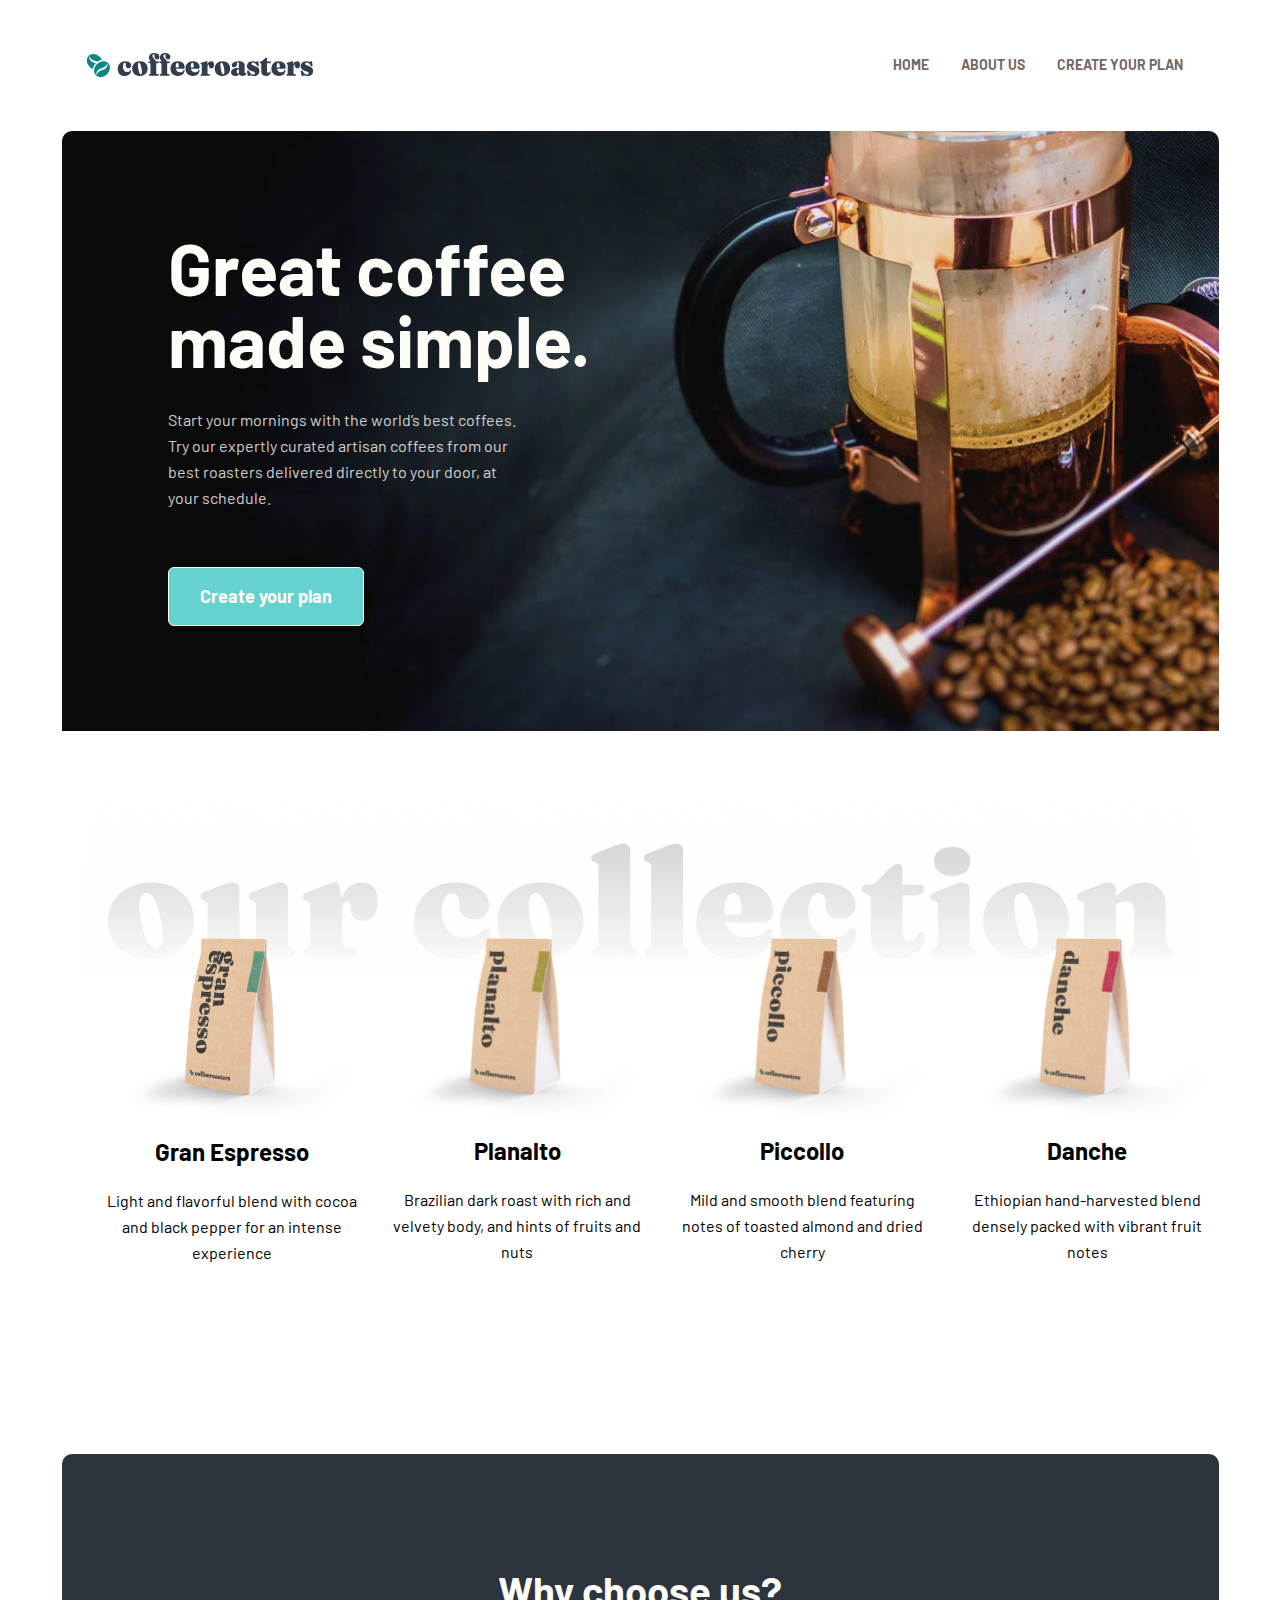
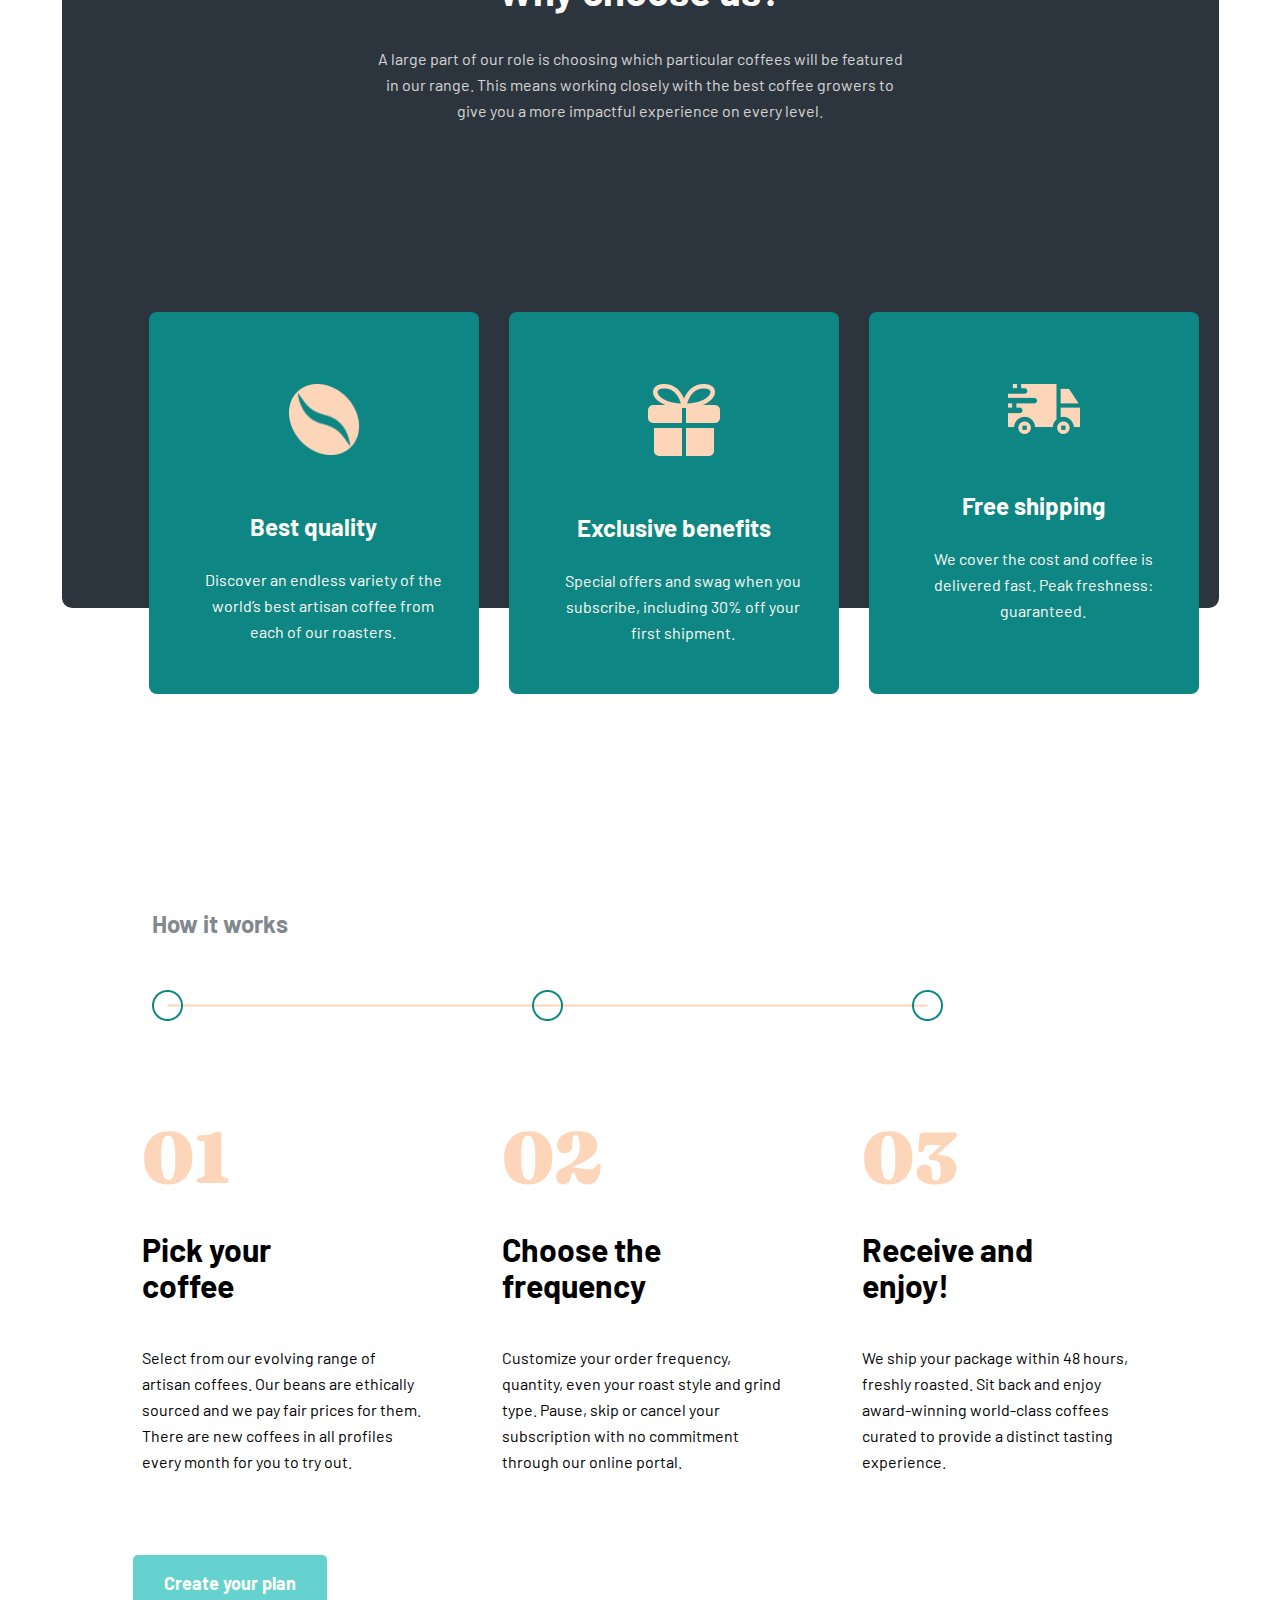
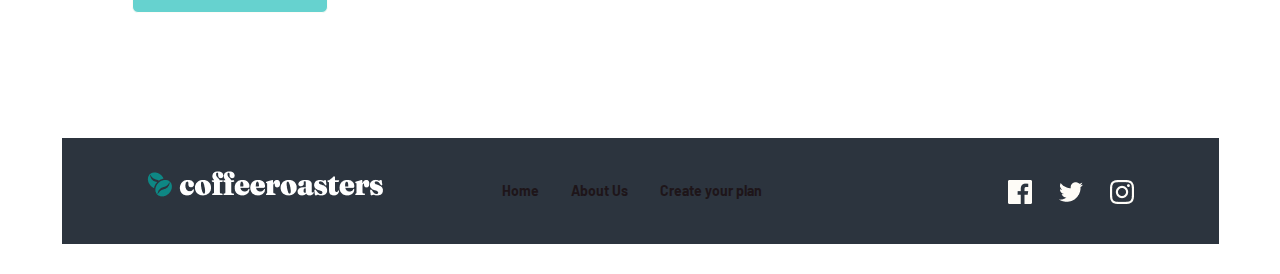
<file: index.html>
<!DOCTYPE html>
<html lang="en">

<head>
    <meta charset="UTF-8">
    <meta http-equiv="X-UA-Compatible" content="IE=edge">
    <meta name="viewport" content="width=device-width, initial-scale=1.0">
    <link rel="stylesheet" href="./css/main.css">
    <link rel="shortcut icon" type="image/x-icon" href="images/icon.png">
    <title>Coffeeroaster</title>
</head>

<body>
    <!-- HEADER -->
    <header class="site-header">
        <div class="container">
            <div class="header-top">
                <a class="logo" href="#"><img class="logo-img" src="./images/logo.svg" alt="Coffee Logo" width="236"
                        height="26"></a>
                <nav class="header-nav">
                    <ul class="nav-list">
                        <li class="nav-item">
                            <a class="nav-link" href="about.html">HOME</a>
                        </li>
                        <li class="nav-item">
                            <a class="nav-link" href="about.html" target="blank">ABOUT US</a>
                        </li>
                        <li class="nav-item">
                            <a class="nav-link" href="createplan.html">CREATE YOUR PLAN</a>
                        </li>
                    </ul>
                </nav>
            </div>
        </div>
    </header>

    <!-- MAIN -->
    <main>
        <!-- Great coffee made simple Section. -->
        <div class="container main-top">
            <h1 class="main-header">
                Great coffee made simple.
            </h1>

            <p class="main-header-desc">
                Start your mornings with the world’s best coffees. Try our expertly curated artisan coffees from our
                best roasters delivered directly to your door, at your schedule.
            </p>

            <button class="main-header-button" id="create-button">Create your plan</button>
        </div>

        <!-- OUR COLLECTION SECTION -->
        <div class="container our-product">
            <ul class="product-list">
                <li class="product-item">
                    <img src="./images/cofe1.png" alt="Coffee" width="255" height="193">
                    <h2 class="product-item-header">Gran Espresso</h2>
                    <p class="product-item-desc">
                        Light and flavorful blend with cocoa and black pepper for an intense experience
                    </p>
                </li>
                <li class="product-item">
                    <img src="./images/kopi2.png" alt="Coffee" width="255" height="193">
                    <h2 class="product-item-header">Planalto</h2>
                    <p class="product-item-desc">
                        Brazilian dark roast with rich and velvety body, and hints of fruits and nuts
                    </p>
                </li>
                <li class="product-item">
                    <img src="./images/kopi3.png" alt="Coffee" width="255" height="193">
                    <h2 class="product-item-header">Piccollo</h2>
                    <p class="product-item-desc">
                        Mild and smooth blend featuring notes of toasted almond and dried cherry
                    </p>
                </li>
                <li class="product-item">
                    <img src="./images/kopi4.png" alt="Coffee" width="255" height="193">
                    <h2 class="product-item-header">Danche</h2>
                    <p class="product-item-desc">
                        Ethiopian hand-harvested blend densely packed with vibrant fruit notes
                    </p>
                </li>
            </ul>
        </div>

        <!-- CHOOSING SECTION -->

        <div class="container choosing">
            <h2 class="choosing-header">Why choose us?</h2>
            <p class="choosing-desc">A large part of our role is choosing which particular coffees will be featured
                in our range. This means working closely with the best coffee growers to give
                you a more impactful experience on every level.</p>

            <ul class="choosing-list">
                <li class="choosing-item">
                    <img class="choosing-item-img" src="./images/coffee-bean.png" alt="Coffee" width="72" height="72">
                    <h3 class="choosing-item-header">Best quality</h3>
                    <p class="choosing-item-desc">Discover an endless variety of the world’s best artisan coffee from
                        each of our roasters.</p>

                </li>
                <li class="choosing-item">
                    <img class="choosing-item-img" src="./images/podarka.png" alt="Coffee" width="72" height="72">
                    <h3 class="choosing-item-header">Exclusive benefits</h3>
                    <p class="choosing-item-desc">Special offers and swag when you subscribe, including 30% off your
                        first shipment.</p>

                </li>
                <li class="choosing-item">
                    <img class="choosing-item-img" src="./images/yetkazib-berish.png" alt="Coffee" width="72"
                        height="50">
                    <h3 class="choosing-item-header">Free shipping</h3>
                    <p class="choosing-item-desc">We cover the cost and coffee is delivered fast. Peak freshness:
                        guaranteed.</p>

                </li>
            </ul>
        </div>

        <!-- HOW IT  WORKS section -->

        <div class="container">
            <h3 class="how-works-section-header">How it works</h3>

            <ul class="how-works-section-list">
                <li class="how-works-section-item">
                    <h3 class="how-works-item-header">01</h3>

                    <h4 class="how-works-item-header2">Pick your
                        coffee</h4>

                    <p class="how-works-item-desc">Select from our evolving range of artisan coffees. Our beans are
                        ethically sourced and we pay fair prices for them. There are new coffees in all profiles every
                        month for you to try out.</p>
                </li>

                <li class="how-works-section-item">
                    <h3 class="how-works-item-header">02</h3>

                    <h4 class="how-works-item-header2">Choose the frequency</h4>

                    <p class="how-works-item-desc">Customize your order frequency, quantity, even your roast style and
                        grind type. Pause, skip or cancel your subscription with no commitment through our online
                        portal.</p>
                </li>

                <li class="how-works-section-item">
                    <h3 class="how-works-item-header">03</h3>

                    <h4 class="how-works-item-header2">Receive and enjoy!</h4>

                    <p class="how-works-item-desc">We ship your package within 48 hours, freshly roasted. Sit back and
                        enjoy award-winning world-class coffees curated to provide a distinct tasting experience.</p>
                </li>
            </ul>

            <button class="main-header-button button2">Create your plan</button>
            
        </div>
    </main>

    <!-- FOOTER -->
    <footer class="footer">
        <div class="container footer-container">
            <div class="footer-left">
                <a class="logo footer-logo" href="#">
                    <img class="logo-img" src="./images/logo-footer.png" alt="Coffee logo" width="236" height="26">
                </a>
    
                <nav class="header-nav">
                    <ul class="nav-list">
                        <li class="nav-item">
                            <a class="nav-link" href="index.html">Home</a>
                        </li>
                        <li class="nav-item">
                            <a class="nav-link" href="about.html">About Us</a>
                        </li>
                        <li class="nav-item">
                            <a class="nav-link" href="createplan.html">Create your plan</a>
                        </li>
                    </ul>
                </nav>
            </div>

            <div class="footer-right">
                <a class="footer-right-link" href="#"><img src="./images/facebook.png" alt="Facebook logo" width="24" height="24"></a>
                <a class="footer-right-link" href="#"><img src="./images/twitter.png" alt="Twitter logo" width="24" height="19"></a>
                <a class="footer-right-link" href="#"><img src="./images/instagram.png" alt="Instagram logo" width="24" height="24"></a>
                
            </div>
        </div>
    </footer>

    
</body>

</html>
</file>
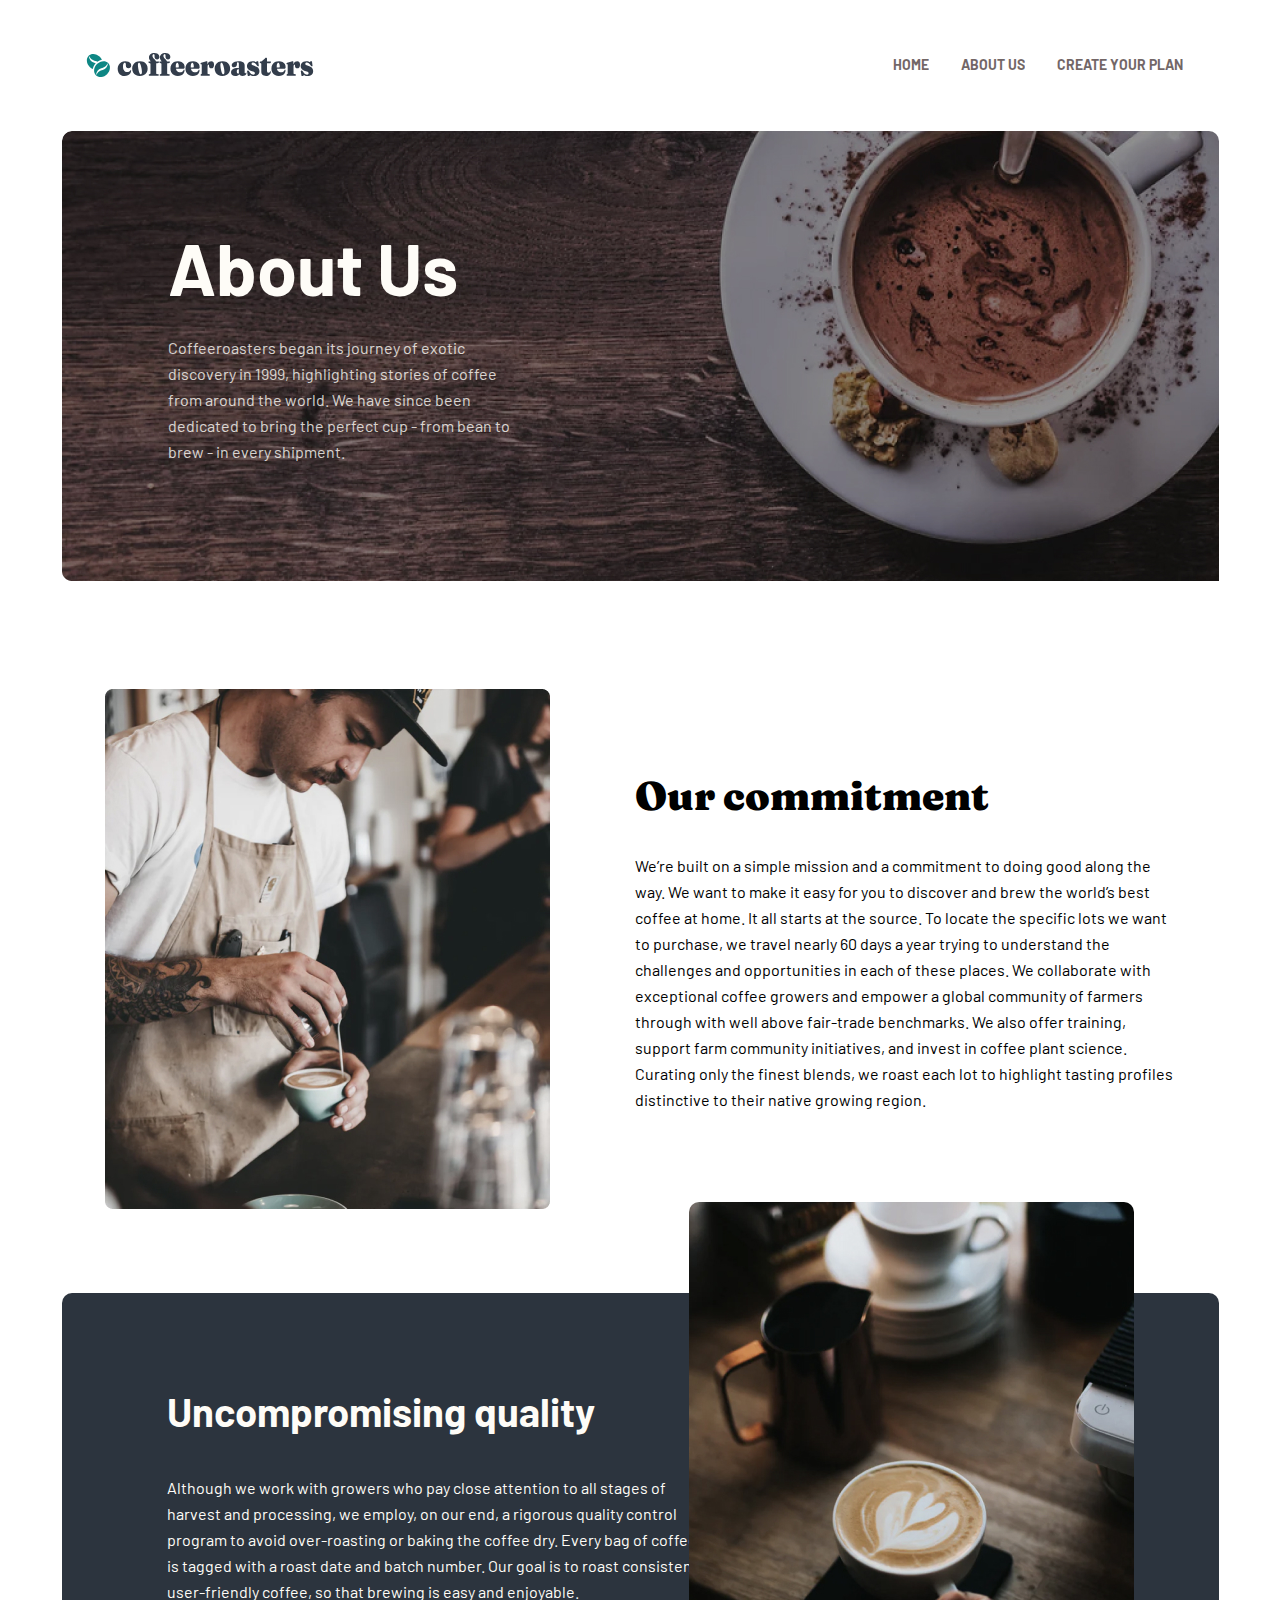
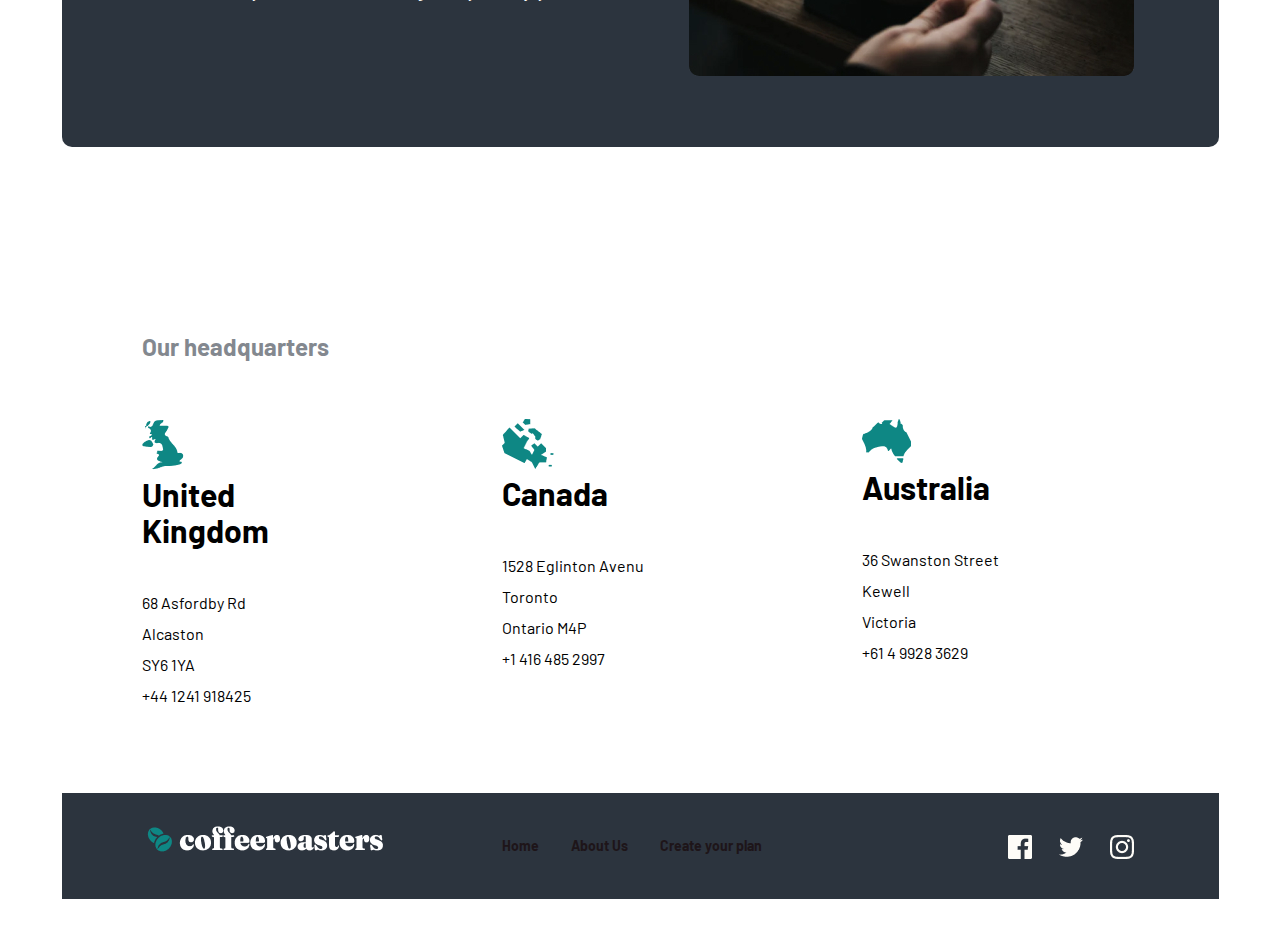
<file: about.html>
<!DOCTYPE html>
<html lang="en">
<head>
    <meta charset="UTF-8">
    <meta http-equiv="X-UA-Compatible" content="IE=edge">
    <meta name="viewport" content="width=device-width, initial-scale=1.0">
    <link rel="stylesheet" href="./css/main.css">
    <link rel="shortcut icon" type="image/x-icon" href="images/icon.png">
    <title>About us</title>
</head>
<body>

    <!-- HEADER -->
    <header class="site-header">
        <div class="container">
            <div class="header-top">
                <a class="logo" href="#"><img class="logo-img" src="./images/logo.svg" alt="Coffee Logo" width="236"
                        height="26"></a>
                <nav class="header-nav">
                    <ul class="nav-list">
                        <li class="nav-item">
                            <a class="nav-link" href="index.html">HOME</a>
                        </li>
                        <li class="nav-item">
                            <a class="nav-link" href="about.html">ABOUT US</a>
                        </li>
                        <li class="nav-item">
                            <a class="nav-link" href="createplan.html">CREATE YOUR PLAN</a>
                        </li>
                    </ul>
                </nav>
            </div>
        </div>
    </header>

    <!-- MAIN -->
    <main>
        <!-- About Us Section. -->
        <section>
            <div class="container about-main-top">
                <h1 class="main-header">
                    About Us
                </h1>
    
                <p class="main-header-desc">
                    Coffeeroasters began its journey of exotic discovery in 1999, highlighting stories of coffee from around the world. We have since been dedicated to bring the perfect cup - from bean to brew - in every shipment.
                </p>
    
               
            </div>
        </section>

        <!-- OUR COMMITMENT Section -->
        <section>
            <div class="container commitment">
                <img src="./images/commitment.jpg" alt="commitment" width="445" height="520">

                <div class="commit-right">
                    <h2 class="commit-right-header">
                        Our commitment
                    </h2>

                    <p class="commit-right-desc">
                        We’re built on a simple mission and a commitment to doing good along the way. We want to make it easy for you to discover and brew the world’s best coffee at home. It all starts at the source. To locate the specific lots we want to purchase, we travel nearly 60 days a year trying to understand the challenges and opportunities in each of these places. We collaborate with exceptional coffee growers and empower a global community of farmers through with well above fair-trade benchmarks. We also offer training, support farm community initiatives, and invest in coffee plant science. Curating only the finest blends, we roast each lot to highlight tasting profiles distinctive to their native growing region.
                    </p>
                </div>
            </div>
        </section>

        <!-- Uncompromising quality section -->
        <section>
            <div class="container quality-container">
                <div class="quality-left">
                    <h3 class="quality-section-header">
                        Uncompromising quality
                    </h3>
    
                    <p class="quality-section-desc">Although we work with growers who pay close attention to all stages of harvest and processing, we employ, on our end, a rigorous quality control program to avoid over-roasting or baking the coffee dry. Every bag of coffee is tagged with a roast date and batch number. Our goal is to roast consistent, user-friendly coffee, so that brewing is easy and enjoyable.</p>
                </div>

                <img class="quality-img" src="./images/Bitmapcofe.jpg" alt="Coffee" width="445" height="474">
            </div>
        </section>

        <!-- OUR HEADQUARTERS -->

        <section>
            <div class="container">
                <h3 class="headquarters-header">Our headquarters</h3>
    
                <ul class="how-works-section-list">
                    <li class="how-works-section-item">
                        
    
                        <div class="headquarters-item-box1">
                            <h4 class="how-works-item-header2 headquarter-header">United Kingdom</h4>

                            <ul class="headquarters-list">
                                <li class="headquarter-item">68 Asfordby Rd</li>
                                <li class="headquarter-item">Alcaston</li>
                                <li class="headquarter-item">SY6 1YA</li>
                                <li class="headquarter-item">+44 1241 918425</li>
                            </ul>
                        </div>
    
                        
                    </li>
    
                    <li class="how-works-section-item">
                        
                        <div class="headquarters-item-box2">
                            <h4 class="how-works-item-header2 headquarter-header">Canada</h4>

                            <ul class="headquarters-list">
                                <li class="headquarter-item">1528 Eglinton Avenu</li>
                                <li class="headquarter-item">Toronto</li>
                                <li class="headquarter-item">Ontario M4P</li>
                                <li class="headquarter-item">+1 416 485 2997</li>
                            </ul>
                        </div>
    
                        
                    </li>
    
                    <li class="how-works-section-item">
                        
    
                        <div class="headquarters-item-box3">
                            <h4 class="how-works-item-header2 headquarter-header">Australia</h4>

                            <ul class="headquarters-list">
                                <li class="headquarter-item">36 Swanston Street</li>
                                <li class="headquarter-item">Kewell</li>
                                <li class="headquarter-item">Victoria</li>
                                <li class="headquarter-item">+61 4 9928 3629</li>
                            </ul>
                        </div>
    
                        
                    </li>
                </ul>
            </div>
        </section>
    </main>

    <!-- FOOTER -->
    <footer class="footer">
        <div class="container footer-container">
            <div class="footer-left">
                <a class="logo footer-logo" href="#">
                    <img class="logo-img" src="./images/logo-footer.png" alt="Coffee logo" width="236" height="26">
                </a>
    
                <nav class="header-nav">
                    <ul class="nav-list">
                        <li class="nav-item">
                            <a class="nav-link" href="index.html">Home</a>
                        </li>
                        <li class="nav-item">
                            <a class="nav-link" href="about.html">About Us</a>
                        </li>
                        <li class="nav-item">
                            <a class="nav-link" href="createplan.html">Create your plan</a>
                        </li>
                    </ul>
                </nav>
            </div>

            <div class="footer-right">
                <a class="footer-right-link" href="#"><img src="./images/facebook.png" alt="Facebook logo" width="24" height="24"></a>
                <a class="footer-right-link" href="#"><img src="./images/twitter.png" alt="Twitter logo" width="24" height="19"></a>
                <a class="footer-right-link" href="#"><img src="./images/instagram.png" alt="Instagram logo" width="24" height="24"></a>
                
            </div>
        </div>
    </footer>
</body>
</html>
</file>
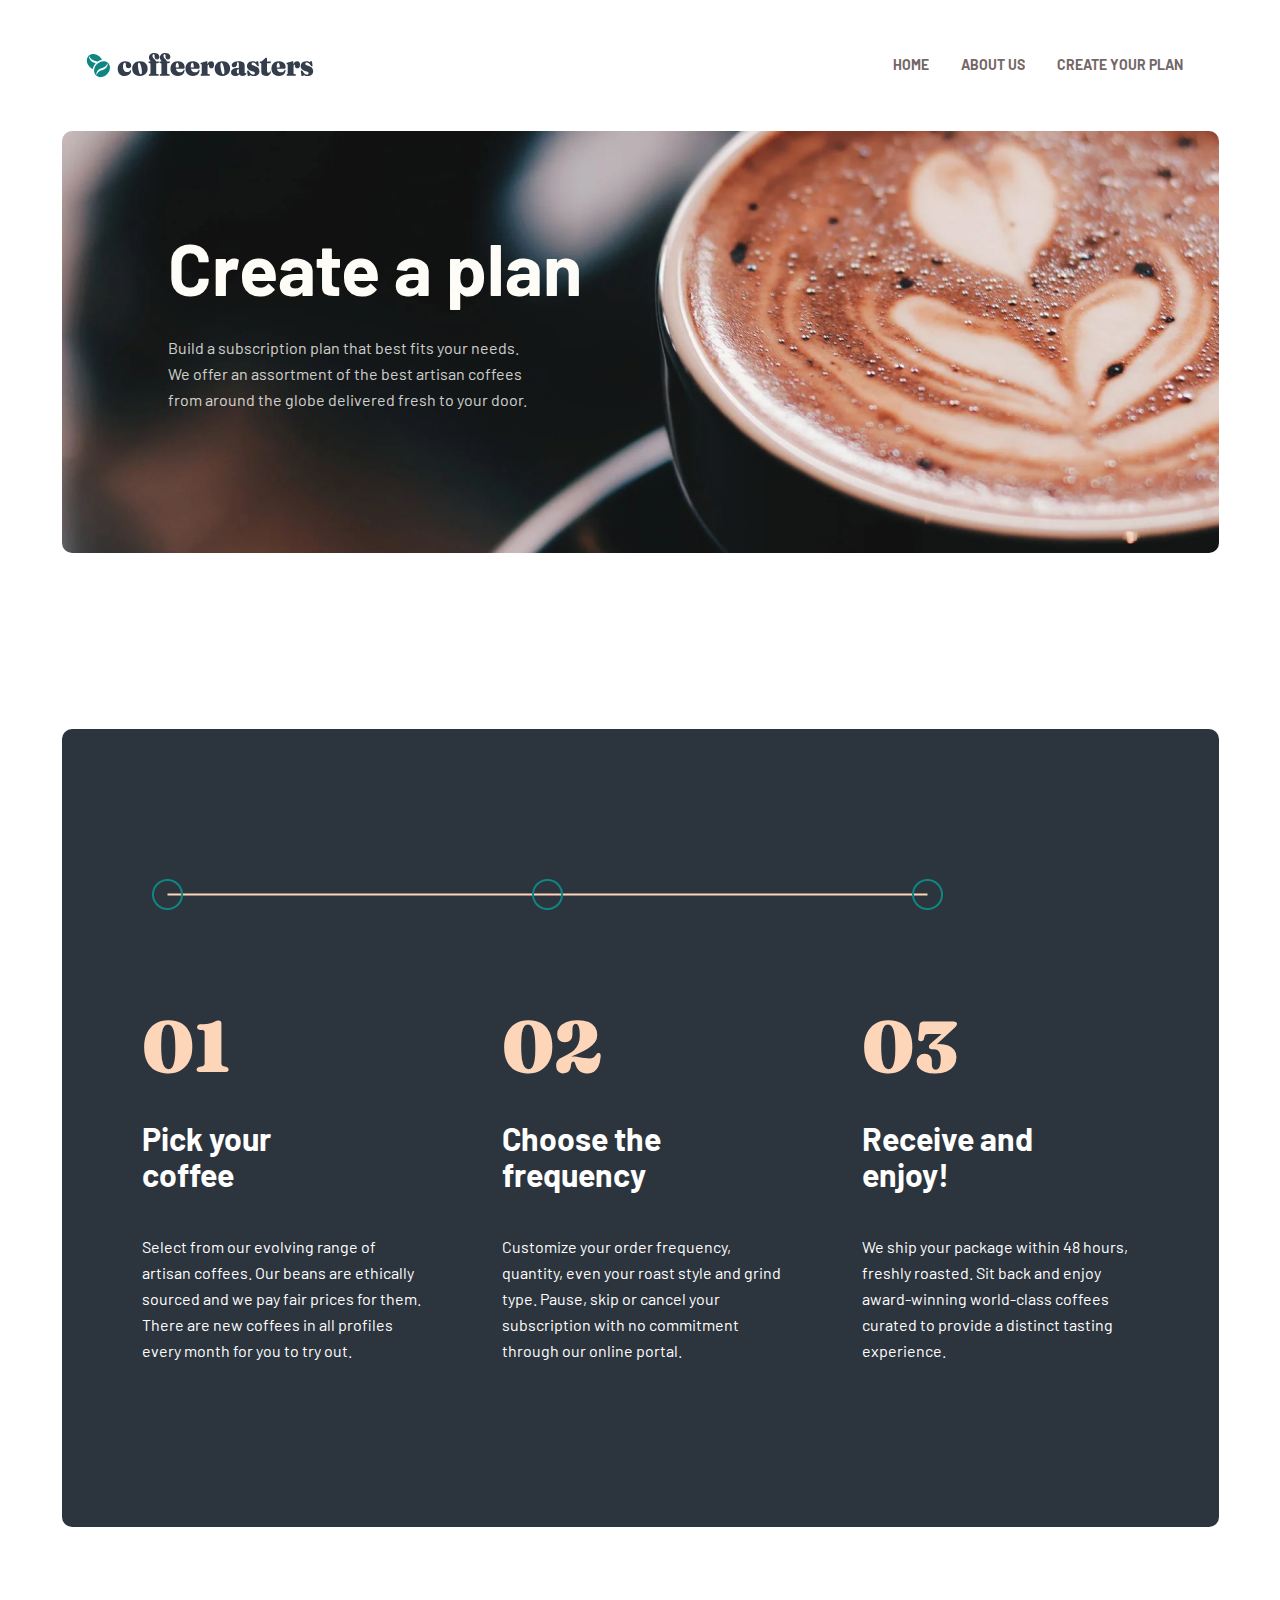
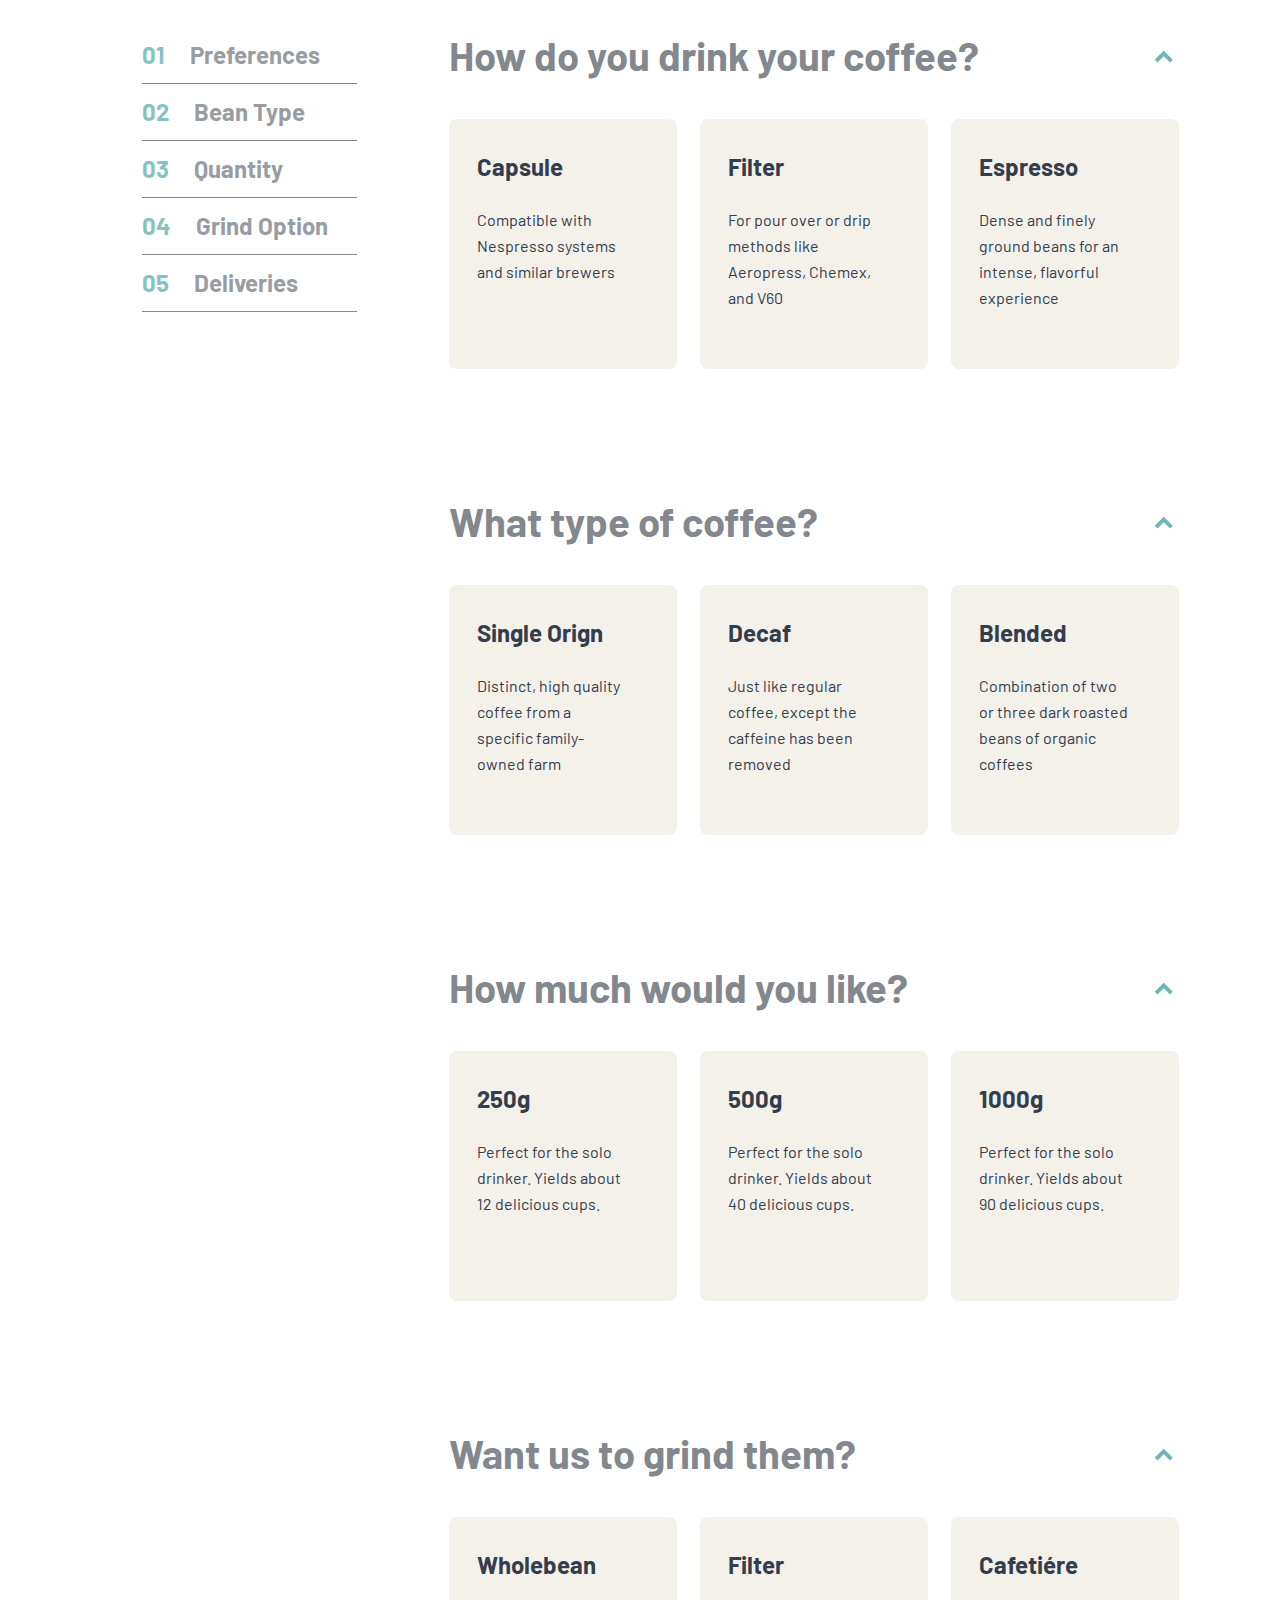
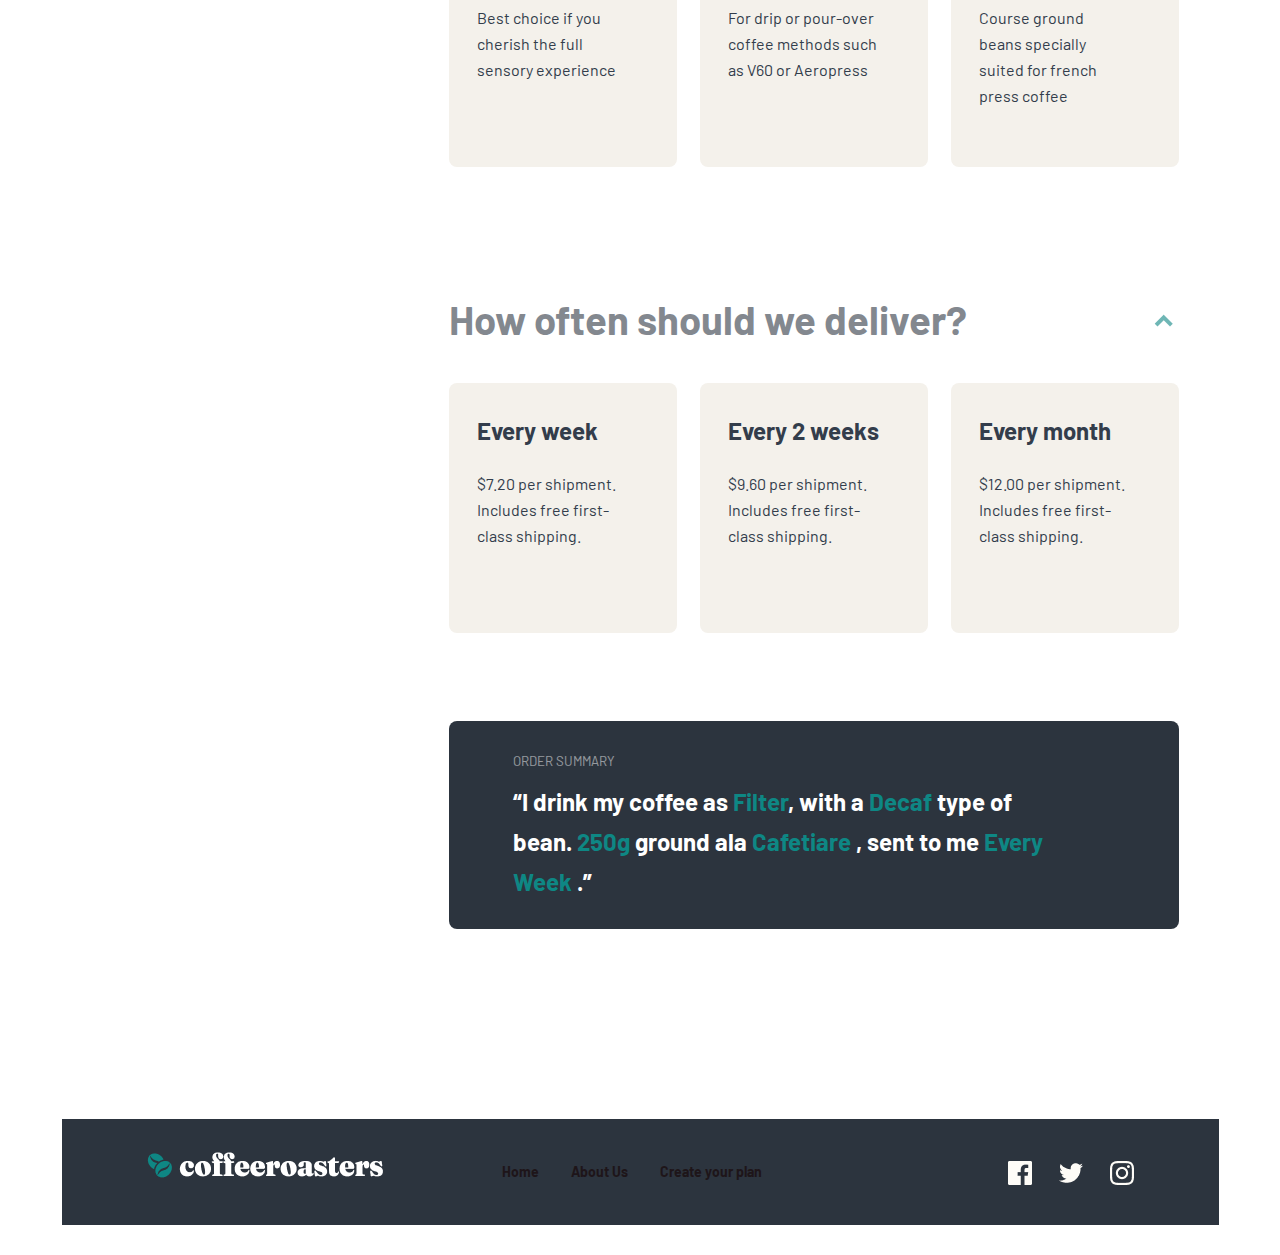
<file: createplan.html>
<!DOCTYPE html>
<html lang="en">
  <head>
    <meta charset="UTF-8" />
    <meta http-equiv="X-UA-Compatible" content="IE=edge" />
    <meta name="viewport" content="width=device-width, initial-scale=1.0" />
    <link rel="stylesheet" href="./css/main.css" />
    <link rel="shortcut icon" type="image/x-icon" href="images/icon.png" />
    <title>Create a plan</title>
  </head>
  <body>
    <!-- HEADER -->
    <header class="site-header">
      <div class="container">
        <div class="header-top">
          <a class="logo" href="#"
            ><img
              class="logo-img"
              src="./images/logo.svg"
              alt="Coffee Logo"
              width="236"
              height="26"
          /></a>
          <nav class="header-nav">
            <ul class="nav-list">
              <li class="nav-item">
                <a class="nav-link" href="index.html">HOME</a>
              </li>
              <li class="nav-item">
                <a class="nav-link" href="about.html" target="blank"
                  >ABOUT US</a
                >
              </li>
              <li class="nav-item">
                <a class="nav-link" href="createplan.html">CREATE YOUR PLAN</a>
              </li>
            </ul>
          </nav>
        </div>
      </div>
    </header>
    <!-- MAIN -->
    <main>
      <!-- CREATE PLAN -->
      <section>
        <div class="container plan-main-top">
          <h1 class="main-header">Create a plan</h1>

          <p class="main-header-desc">
            Build a subscription plan that best fits your needs. We offer an
            assortment of the best artisan coffees from around the globe
            delivered fresh to your door.
          </p>
        </div>
      </section>

      <!-- HOW WORKS SECTION -->
      <section>
        <div class="container create-plan">
          <h3 class="how-works-section-header"></h3>

          <ul class="how-works-section-list">
            <li class="how-works-section-item">
              <h3 class="how-works-item-header">01</h3>

              <h4 class="how-works-item-header2">Pick your coffee</h4>

              <p class="how-works-item-desc">
                Select from our evolving range of artisan coffees. Our beans are
                ethically sourced and we pay fair prices for them. There are new
                coffees in all profiles every month for you to try out.
              </p>
            </li>

            <li class="how-works-section-item">
              <h3 class="how-works-item-header">02</h3>

              <h4 class="how-works-item-header2">Choose the frequency</h4>

              <p class="how-works-item-desc">
                Customize your order frequency, quantity, even your roast style
                and grind type. Pause, skip or cancel your subscription with no
                commitment through our online portal.
              </p>
            </li>

            <li class="how-works-section-item">
              <h3 class="how-works-item-header">03</h3>

              <h4 class="how-works-item-header2">Receive and enjoy!</h4>

              <p class="how-works-item-desc">
                We ship your package within 48 hours, freshly roasted. Sit back
                and enjoy award-winning world-class coffees curated to provide a
                distinct tasting experience.
              </p>
            </li>
          </ul>
        </div>
      </section>

      <!-- CHOOSING TYPE OF COFFEE -->
      <section class="container">
        <div class="container coffee-type">
          <div class="coffee-type-left">
            <ul class="coffee-type-left__list">
              <li class="coffee-type-left__item">
                <a href="" class="coffee-type-left__link"
                  ><span class="coffee-type-left__span">01</span>Preferences</a
                >
                <span class="coffee-type-left__line"></span>
              </li>
              <li class="coffee-type-left__item">
                <a href="" class="coffee-type-left__link"
                  ><span class="coffee-type-left__span">02</span>Bean Type</a
                >
                <span class="coffee-type-left__line"></span>
              </li>
              <li class="coffee-type-left__item">
                <a href="" class="coffee-type-left__link"
                  ><span class="coffee-type-left__span">03</span>Quantity</a
                >
                <span class="coffee-type-left__line"></span>
              </li>
              <li class="coffee-type-left__item">
                <a href="" class="coffee-type-left__link"
                  ><span class="coffee-type-left__span">04</span>Grind Option</a
                >
                <span class="coffee-type-left__line"></span>
              </li>
              <li class="coffee-type-left__item">
                <a href="" class="coffee-type-left__link"
                  ><span class="coffee-type-left__span">05</span>Deliveries</a
                >
                <span class="coffee-type-left__line"></span>
              </li>
            </ul>
          </div>

          <ul class="cofe-right-list">
            <li class="cofe-right-list__item">
              <div class="cofe-right-list__header-box">
                <h3 class="cofe-right-list__header">
                  How do you drink your coffee?
                </h3>
                <button class="button-down">
                  <img src="./images/strelka.png" alt="" />
                </button>
              </div>
              <form
                class="cofe-right-list__form"
                action="https://echo.htmlacademy.ru/courses"
                method="post"
              >
                <label class="cofe-right-list__label">
                  <input
                    class="visually-hidden cofe-type"
                    type="radio"
                    name="user_coffee"
                    value="capsule"
                  />
                  <div class="cofe-right-list__item--radio radio-modifier">
                    <h4 class="radio-modifier__header">Capsule</h4>

                    <p class="radio-modifier__desc">
                      Compatible with Nespresso systems and similar brewers
                    </p>
                  </div>
                </label>
                <label class="cofe-right-list__label">
                  <input
                    class="visually-hidden cofe-type"
                    type="radio"
                    name="user_coffee"
                    value="filter"
                  />
                  <div class="cofe-right-list__item--radio radio-modifier">
                    <h4 class="radio-modifier__header">Filter</h4>

                    <p class="radio-modifier__desc">
                      For pour over or drip methods like Aeropress, Chemex, and
                      V60
                    </p>
                  </div>
                </label>
                <label class="cofe-right-list__label">
                  <input
                    class="visually-hidden cofe-type"
                    type="radio"
                    name="user_coffee"
                    value="espresso"
                  />
                  <div class="cofe-right-list__item--radio radio-modifier">
                    <h4 class="radio-modifier__header">Espresso</h4>

                    <p class="radio-modifier__desc">
                      Dense and finely ground beans for an intense, flavorful
                      experience
                    </p>
                  </div>
                </label>
              </form>
            </li>

            <li class="cofe-right-list__item">
              <div class="cofe-right-list__header-box">
                <h3 class="cofe-right-list__header">What type of coffee?</h3>
                <button class="button-down">
                  <img src="./images/strelka.png" alt="" />
                </button>
              </div>
              <form
                class="cofe-right-list__form"
                action="https://echo.htmlacademy.ru/courses"
                method="post"
              >
                <label class="cofe-right-list__label">
                  <input
                    class="visually-hidden cofe-type"
                    type="radio"
                    name="user_coffee"
                    value="capsule"
                  />
                  <div class="cofe-right-list__item--radio radio-modifier">
                    <h4 class="radio-modifier__header">Single Orign</h4>

                    <p class="radio-modifier__desc">
                      Distinct, high quality coffee from a specific family-owned
                      farm
                    </p>
                  </div>
                </label>
                <label class="cofe-right-list__label">
                  <input
                    class="visually-hidden cofe-type"
                    type="radio"
                    name="user_coffee"
                    value="filter"
                  />
                  <div class="cofe-right-list__item--radio radio-modifier">
                    <h4 class="radio-modifier__header">Decaf</h4>

                    <p class="radio-modifier__desc">
                      Just like regular coffee, except the caffeine has been
                      removed
                    </p>
                  </div>
                </label>
                <label class="cofe-right-list__label">
                  <input
                    class="visually-hidden cofe-type"
                    type="radio"
                    name="user_coffee"
                    value="espresso"
                  />
                  <div class="cofe-right-list__item--radio radio-modifier">
                    <h4 class="radio-modifier__header">Blended</h4>

                    <p class="radio-modifier__desc">
                      Combination of two or three dark roasted beans of organic
                      coffees
                    </p>
                  </div>
                </label>
              </form>
            </li>

            <li class="cofe-right-list__item">
              <div class="cofe-right-list__header-box">
                <h3 class="cofe-right-list__header">
                  How much would you like?
                </h3>
                <button class="button-down">
                  <img src="./images/strelka.png" alt="" />
                </button>
              </div>
              <form
                class="cofe-right-list__form"
                action="https://echo.htmlacademy.ru/courses"
                method="post"
              >
                <label class="cofe-right-list__label">
                  <input
                    class="visually-hidden cofe-type"
                    type="radio"
                    name="user_coffee"
                    value="capsule"
                  />
                  <div class="cofe-right-list__item--radio radio-modifier">
                    <h4 class="radio-modifier__header">250g</h4>

                    <p class="radio-modifier__desc">
                      Perfect for the solo drinker. Yields about 12 delicious
                      cups.
                    </p>
                  </div>
                </label>
                <label class="cofe-right-list__label">
                  <input
                    class="visually-hidden cofe-type"
                    type="radio"
                    name="user_coffee"
                    value="filter"
                  />
                  <div class="cofe-right-list__item--radio radio-modifier">
                    <h4 class="radio-modifier__header">500g</h4>

                    <p class="radio-modifier__desc">
                      Perfect for the solo drinker. Yields about 40 delicious
                      cups.
                    </p>
                  </div>
                </label>
                <label class="cofe-right-list__label">
                  <input
                    class="visually-hidden cofe-type"
                    type="radio"
                    name="user_coffee"
                    value="espresso"
                  />
                  <div class="cofe-right-list__item--radio radio-modifier">
                    <h4 class="radio-modifier__header">1000g</h4>

                    <p class="radio-modifier__desc">
                      Perfect for the solo drinker. Yields about 90 delicious
                      cups.
                    </p>
                  </div>
                </label>
              </form>
            </li>

            <li class="cofe-right-list__item">
              <div class="cofe-right-list__header-box">
                <h3 class="cofe-right-list__header">Want us to grind them?</h3>
                <button class="button-down">
                  <img src="./images/strelka.png" alt="" />
                </button>
              </div>
              <form
                class="cofe-right-list__form"
                action="https://echo.htmlacademy.ru/courses"
                method="post"
              >
                <label class="cofe-right-list__label">
                  <input
                    class="visually-hidden cofe-type"
                    type="radio"
                    name="user_coffee"
                    value="capsule"
                  />
                  <div class="cofe-right-list__item--radio radio-modifier">
                    <h4 class="radio-modifier__header">Wholebean</h4>

                    <p class="radio-modifier__desc">
                      Best choice if you cherish the full sensory experience
                    </p>
                  </div>
                </label>
                <label class="cofe-right-list__label">
                  <input
                    class="visually-hidden cofe-type"
                    type="radio"
                    name="user_coffee"
                    value="filter"
                  />
                  <div class="cofe-right-list__item--radio radio-modifier">
                    <h4 class="radio-modifier__header">Filter</h4>

                    <p class="radio-modifier__desc">
                      For drip or pour-over coffee methods such as V60 or
                      Aeropress
                    </p>
                  </div>
                </label>
                <label class="cofe-right-list__label">
                  <input
                    class="visually-hidden cofe-type"
                    type="radio"
                    name="user_coffee"
                    value="espresso"
                  />
                  <div class="cofe-right-list__item--radio radio-modifier">
                    <h4 class="radio-modifier__header">Cafetiére</h4>

                    <p class="radio-modifier__desc">
                      Course ground beans specially suited for french press
                      coffee
                    </p>
                  </div>
                </label>
              </form>
            </li>

            <li class="cofe-right-list__item">
              <div class="cofe-right-list__header-box">
                <h3 class="cofe-right-list__header">
                  How often should we deliver?
                </h3>
                <button class="button-down">
                  <img src="./images/strelka.png" alt="" />
                </button>
              </div>
              <form
                class="cofe-right-list__form"
                action="https://echo.htmlacademy.ru/courses"
                method="post"
              >
                <label class="cofe-right-list__label">
                  <input
                    class="visually-hidden cofe-type"
                    type="radio"
                    name="user_coffee"
                    value="capsule"
                  />
                  <div class="cofe-right-list__item--radio radio-modifier">
                    <h4 class="radio-modifier__header">Every week</h4>

                    <p class="radio-modifier__desc">
                      $7.20 per shipment. Includes free first-class shipping.
                    </p>
                  </div>
                </label>
                <label class="cofe-right-list__label">
                  <input
                    class="visually-hidden cofe-type"
                    type="radio"
                    name="user_coffee"
                    value="filter"
                  />
                  <div class="cofe-right-list__item--radio radio-modifier">
                    <h4 class="radio-modifier__header">Every 2 weeks</h4>

                    <p class="radio-modifier__desc">
                      $9.60 per shipment. Includes free first-class shipping.
                    </p>
                  </div>
                </label>
                <label class="cofe-right-list__label">
                  <input
                    class="visually-hidden cofe-type"
                    type="radio"
                    name="user_coffee"
                    value="espresso"
                  />
                  <div class="cofe-right-list__item--radio radio-modifier">
                    <h4 class="radio-modifier__header">Every month</h4>

                    <p class="radio-modifier__desc">
                      $12.00 per shipment. Includes free first-class shipping.
                    </p>
                  </div>
                </label>
              </form>
            </li>

            <li>
                <div class="order-summary">
                    <h5 class="order-summary__header">Order Summary</h5>
                    <p class="order-summary__desc">“I drink my coffee as <span class="order-summary__span">Filter</span>, with a <span class="order-summary__span">Decaf</span>  type of bean. <span class="order-summary__span">250g</span>  ground ala <span class="order-summary__span">Cafetiare</span> , sent to me <span class="order-summary__span">Every Week</span> .”</p>
                </div>
            </li>
            
           </ul>
        </div>

        
      </section>
    </main>

    <!-- FOOTER -->
    <footer class="footer">
        <div class="container footer-container">
            <div class="footer-left">
                <a class="logo footer-logo" href="#">
                    <img class="logo-img" src="./images/logo-footer.png" alt="Coffee logo" width="236" height="26">
                </a>
    
                <nav class="header-nav">
                    <ul class="nav-list">
                        <li class="nav-item">
                            <a class="nav-link" href="index.html">Home</a>
                        </li>
                        <li class="nav-item">
                            <a class="nav-link" href="about.html">About Us</a>
                        </li>
                        <li class="nav-item">
                            <a class="nav-link" href="createplan.html">Create your plan</a>
                        </li>
                    </ul>
                </nav>
            </div>

            <div class="footer-right">
                <a class="footer-right-link" href="#"><img src="./images/facebook.png" alt="Facebook logo" width="24" height="24"></a>
                <a class="footer-right-link" href="#"><img src="./images/twitter.png" alt="Twitter logo" width="24" height="19"></a>
                <a class="footer-right-link" href="#"><img src="./images/instagram.png" alt="Instagram logo" width="24" height="24"></a>
                
            </div>
        </div>
    </footer>
  </body>
</html>
</file>
<file: css/main.css>
/*! normalize.css v8.0.1 | MIT License | github.com/necolas/normalize.css */
/* Document
   ========================================================================== */
/**
 * 1. Correct the line height in all browsers.
 * 2. Prevent adjustments of font size after orientation changes in iOS.
 */
html {
  line-height: 1.15;
  /* 1 */
  -webkit-text-size-adjust: 100%;
  /* 2 */
}

/* Sections
     ========================================================================== */
/**
   * Remove the margin in all browsers.
   */
body {
  margin: 0;
}

/**
   * Render the `main` element consistently in IE.
   */
main {
  display: block;
}

/**
   * Correct the font size and margin on `h1` elements within `section` and
   * `article` contexts in Chrome, Firefox, and Safari.
   */
h1 {
  font-size: 2em;
  margin: 0.67em 0;
}

/* Grouping content
     ========================================================================== */
/**
   * 1. Add the correct box sizing in Firefox.
   * 2. Show the overflow in Edge and IE.
   */
hr {
  -webkit-box-sizing: content-box;
          box-sizing: content-box;
  /* 1 */
  height: 0;
  /* 1 */
  overflow: visible;
  /* 2 */
}

/**
   * 1. Correct the inheritance and scaling of font size in all browsers.
   * 2. Correct the odd `em` font sizing in all browsers.
   */
pre {
  font-family: monospace, monospace;
  /* 1 */
  font-size: 1em;
  /* 2 */
}

/* Text-level semantics
     ========================================================================== */
/**
   * Remove the gray background on active links in IE 10.
   */
a {
  background-color: transparent;
}

/**
   * 1. Remove the bottom border in Chrome 57-
   * 2. Add the correct text decoration in Chrome, Edge, IE, Opera, and Safari.
   */
abbr[title] {
  border-bottom: none;
  /* 1 */
  text-decoration: underline;
  /* 2 */
  -webkit-text-decoration: underline dotted;
          text-decoration: underline dotted;
  /* 2 */
}

/**
   * Add the correct font weight in Chrome, Edge, and Safari.
   */
b,
strong {
  font-weight: bolder;
}

/**
   * 1. Correct the inheritance and scaling of font size in all browsers.
   * 2. Correct the odd `em` font sizing in all browsers.
   */
code,
kbd,
samp {
  font-family: monospace, monospace;
  /* 1 */
  font-size: 1em;
  /* 2 */
}

/**
   * Add the correct font size in all browsers.
   */
small {
  font-size: 80%;
}

/**
   * Prevent `sub` and `sup` elements from affecting the line height in
   * all browsers.
   */
sub,
sup {
  font-size: 75%;
  line-height: 0;
  position: relative;
  vertical-align: baseline;
}

sub {
  bottom: -0.25em;
}

sup {
  top: -0.5em;
}

/* Embedded content
     ========================================================================== */
/**
   * Remove the border on images inside links in IE 10.
   */
img {
  border-style: none;
}

/* Forms
     ========================================================================== */
/**
   * 1. Change the font styles in all browsers.
   * 2. Remove the margin in Firefox and Safari.
   */
button,
input,
optgroup,
select,
textarea {
  font-family: inherit;
  /* 1 */
  font-size: 100%;
  /* 1 */
  line-height: 1.15;
  /* 1 */
  margin: 0;
  /* 2 */
}

/**
   * Show the overflow in IE.
   * 1. Show the overflow in Edge.
   */
button,
input {
  /* 1 */
  overflow: visible;
}

/**
   * Remove the inheritance of text transform in Edge, Firefox, and IE.
   * 1. Remove the inheritance of text transform in Firefox.
   */
button,
select {
  /* 1 */
  text-transform: none;
}

/**
   * Correct the inability to style clickable types in iOS and Safari.
   */
button,
[type="button"],
[type="reset"],
[type="submit"] {
  -webkit-appearance: button;
}

/**
   * Remove the inner border and padding in Firefox.
   */
button::-moz-focus-inner,
[type="button"]::-moz-focus-inner,
[type="reset"]::-moz-focus-inner,
[type="submit"]::-moz-focus-inner {
  border-style: none;
  padding: 0;
}

/**
   * Restore the focus styles unset by the previous rule.
   */
button:-moz-focusring,
[type="button"]:-moz-focusring,
[type="reset"]:-moz-focusring,
[type="submit"]:-moz-focusring {
  outline: 1px dotted ButtonText;
}

/**
   * Correct the padding in Firefox.
   */
fieldset {
  padding: 0.35em 0.75em 0.625em;
}

/**
   * 1. Correct the text wrapping in Edge and IE.
   * 2. Correct the color inheritance from `fieldset` elements in IE.
   * 3. Remove the padding so developers are not caught out when they zero out
   *    `fieldset` elements in all browsers.
   */
legend {
  -webkit-box-sizing: border-box;
          box-sizing: border-box;
  /* 1 */
  color: inherit;
  /* 2 */
  display: table;
  /* 1 */
  max-width: 100%;
  /* 1 */
  padding: 0;
  /* 3 */
  white-space: normal;
  /* 1 */
}

/**
   * Add the correct vertical alignment in Chrome, Firefox, and Opera.
   */
progress {
  vertical-align: baseline;
}

/**
   * Remove the default vertical scrollbar in IE 10+.
   */
textarea {
  overflow: auto;
}

/**
   * 1. Add the correct box sizing in IE 10.
   * 2. Remove the padding in IE 10.
   */
[type="checkbox"],
[type="radio"] {
  -webkit-box-sizing: border-box;
          box-sizing: border-box;
  /* 1 */
  padding: 0;
  /* 2 */
}

/**
   * Correct the cursor style of increment and decrement buttons in Chrome.
   */
[type="number"]::-webkit-inner-spin-button,
[type="number"]::-webkit-outer-spin-button {
  height: auto;
}

/**
   * 1. Correct the odd appearance in Chrome and Safari.
   * 2. Correct the outline style in Safari.
   */
[type="search"] {
  -webkit-appearance: textfield;
  /* 1 */
  outline-offset: -2px;
  /* 2 */
}

/**
   * Remove the inner padding in Chrome and Safari on macOS.
   */
[type="search"]::-webkit-search-decoration {
  -webkit-appearance: none;
}

/**
   * 1. Correct the inability to style clickable types in iOS and Safari.
   * 2. Change font properties to `inherit` in Safari.
   */
::-webkit-file-upload-button {
  -webkit-appearance: button;
  /* 1 */
  font: inherit;
  /* 2 */
}

/* Interactive
     ========================================================================== */
/*
   * Add the correct display in Edge, IE 10+, and Firefox.
   */
details {
  display: block;
}

/*
   * Add the correct display in all browsers.
   */
summary {
  display: list-item;
}

/* Misc
     ========================================================================== */
/**
   * Add the correct display in IE 10+.
   */
template {
  display: none;
}

/**
   * Add the correct display in IE 10.
   */
[hidden] {
  display: none;
}

/* FONTS */
/* barlow-regular - latin */
@font-face {
  font-family: 'Barlow';
  font-style: normal;
  font-weight: 400;
  src: url("../fonts/barlow-v5-latin-regular.eot");
  /* IE9 Compat Modes */
  src: local(""), url("../fonts/barlow-v5-latin-regular.eot?#iefix") format("embedded-opentype"), url("../fonts/barlow-v5-latin-regular.woff2") format("woff2"), url("../fonts/barlow-v5-latin-regular.woff") format("woff"), url("../fonts/barlow-v5-latin-regular.ttf") format("truetype"), url("../fonts/barlow-v5-latin-regular.svg#Barlow") format("svg");
  /* Legacy iOS */
}

/* barlow-500 - latin */
@font-face {
  font-family: 'Barlow';
  font-style: normal;
  font-weight: 500;
  src: url("../fonts/barlow-v5-latin-500.eot");
  /* IE9 Compat Modes */
  src: local(""), url("../fonts/barlow-v5-latin-500.eot?#iefix") format("embedded-opentype"), url("../fonts/barlow-v5-latin-500.woff2") format("woff2"), url("../fonts/barlow-v5-latin-500.woff") format("woff"), url("../fonts/barlow-v5-latin-500.ttf") format("truetype"), url("../fonts/barlow-v5-latin-500.svg#Barlow") format("svg");
  /* Legacy iOS */
}

/* barlow-600 - latin */
@font-face {
  font-family: 'Barlow';
  font-style: normal;
  font-weight: 600;
  src: url("../fonts/barlow-v5-latin-600.eot");
  /* IE9 Compat Modes */
  src: local(""), url("../fonts/barlow-v5-latin-600.eot?#iefix") format("embedded-opentype"), url("../fonts/barlow-v5-latin-600.woff2") format("woff2"), url("../fonts/barlow-v5-latin-600.woff") format("woff"), url("../fonts/barlow-v5-latin-600.ttf") format("truetype"), url("../fonts/barlow-v5-latin-600.svg#Barlow") format("svg");
  /* Legacy iOS */
}

/* barlow-700 - latin */
@font-face {
  font-family: 'Barlow';
  font-style: normal;
  font-weight: 700;
  src: url("../fonts/barlow-v5-latin-700.eot");
  /* IE9 Compat Modes */
  src: local(""), url("../fonts/barlow-v5-latin-700.eot?#iefix") format("embedded-opentype"), url("../fonts/barlow-v5-latin-700.woff2") format("woff2"), url("../fonts/barlow-v5-latin-700.woff") format("woff"), url("../fonts/barlow-v5-latin-700.ttf") format("truetype"), url("../fonts/barlow-v5-latin-700.svg#Barlow") format("svg");
  /* Legacy iOS */
}

/* fraunces-900 - latin */
@font-face {
  font-family: 'Fraunces';
  font-style: normal;
  font-weight: 900;
  src: url("../fonts/fraunces-v10-latin-900.eot");
  /* IE9 Compat Modes */
  src: local(""), url("../fonts/fraunces-v10-latin-900.eot?#iefix") format("embedded-opentype"), url("../fonts/fraunces-v10-latin-900.woff2") format("woff2"), url("../fonts/fraunces-v10-latin-900.woff") format("woff"), url("../fonts/fraunces-v10-latin-900.ttf") format("truetype"), url("../fonts/fraunces-v10-latin-900.svg#Fraunces") format("svg");
  /* Legacy iOS */
}

html {
  height: 100%;
  scroll-behavior: smooth;
  -webkit-box-sizing: border-box;
          box-sizing: border-box;
}

*,
*::before,
*::after {
  -webkit-box-sizing: inherit;
          box-sizing: inherit;
}

body {
  display: -webkit-box;
  display: -ms-flexbox;
  display: flex;
  -webkit-box-orient: vertical;
  -webkit-box-direction: normal;
      -ms-flex-direction: column;
          flex-direction: column;
  height: 100%;
  font-family: 'Barlow', sans-serif;
  font-size: 16px;
  line-height: 1.5;
  margin: 0;
  padding: 0;
}

img {
  max-width: 100%;
  height: auto;
  vertical-align: middle;
}

.container {
  width: 1280px;
  margin: 0 auto;
  padding: 0 20px;
}

.visually-hidden {
  clip: rect(0 0 0 0);
  -webkit-clip-path: inset(50%);
          clip-path: inset(50%);
  height: 1px;
  overflow: hidden;
  position: absolute;
  white-space: nowrap;
  width: 1px;
}

.container {
  width: 100%;
  max-width: 1157px;
  margin: 0 auto;
  padding: 0 20px;
}

.main-button {
  background-color: red;
  border-radius: 3px;
  padding: 10px;
  color: white;
  margin-bottom: 200px;
  opacity: 0.8;
}

.button-down {
  border: none;
  opacity: 0.6;
  background-color: white;
}

.button-down:hover {
  opacity: 1;
}

.button-down:active {
  opacity: 0.8;
}

.site-header {
  padding-top: 44px;
  padding-bottom: 45px;
}

.header-top {
  display: -webkit-box;
  display: -ms-flexbox;
  display: flex;
  -webkit-box-align: center;
      -ms-flex-align: center;
          align-items: center;
  -webkit-box-pack: justify;
      -ms-flex-pack: justify;
          justify-content: space-between;
}

.logo {
  display: inline-block;
}

.logo:hover {
  opacity: 0.8;
}

.logo:active {
  opacity: 0.6;
}

.logo-img {
  width: 236px;
  height: 26px;
}

.nav-list {
  margin: 0;
  padding: 0;
  display: -webkit-box;
  display: -ms-flexbox;
  display: flex;
  list-style: none;
}

.nav-link {
  font-family: Barlow;
  font-style: normal;
  font-weight: bold;
  font-size: 12px;
  line-height: 15px;
  display: inline-block;
  padding: 13px 16px;
  text-decoration: none;
  font-size: 14px;
  line-height: 16px;
  color: #150101;
  opacity: 0.6;
}

.nav-link:hover {
  opacity: 1;
}

.nav-link:active {
  opacity: 0.6;
}

.main {
  -webkit-box-flex: 1;
      -ms-flex-positive: 1;
          flex-grow: 1;
}

.main-top {
  background-image: url(../images/Bitmap.png);
  background-repeat: no-repeat;
  border-radius: 10px;
  width: 1215px;
}

.main-header {
  margin: 0;
  padding: 0;
  font-family: Fraunces 9pt;
  font-style: normal;
  font-weight: 900;
  font-size: 72px;
  line-height: 72px;
  color: #FEFCF7;
  width: 600px;
  padding-top: 100px;
  padding-left: 86px;
}

.main-header-desc {
  margin: 0;
  padding: 0;
  font-family: Barlow;
  font-style: normal;
  font-weight: normal;
  font-size: 16px;
  line-height: 26px;
  color: #FEFCF7;
  opacity: 0.8;
  width: 445px;
  padding-left: 86px;
  padding-top: 32px;
  padding-bottom: 56px;
}

.main-header-button {
  font-family: Fraunces 9pt;
  font-style: normal;
  font-weight: 900;
  font-size: 18px;
  line-height: 25px;
  text-align: center;
  color: #FEFCF7;
  background: #66D2CF;
  border-radius: 6px;
  padding: 16px 31px;
  margin-left: 86px;
  margin-bottom: 125px;
  border: 1px solid;
}

.main-header-button:hover {
  opacity: 0.6;
}

.main-header-button:active {
  opacity: 0.8;
}

.about-main-top {
  background-image: url(../../images/background.jpg);
  background-repeat: no-repeat;
  border-radius: 10px;
  width: 1215px;
  padding-bottom: 84px;
}

.plan-main-top {
  background-image: url(../../images/back-image.png);
  background-repeat: no-repeat;
  border-radius: 10px;
  width: 1215px;
  padding-bottom: 84px;
  margin-bottom: 176px;
}

.our-product {
  margin: 0 auto;
  padding: 0 20px;
  padding-top: 126px;
  width: 1111px;
  background-image: url(../images/our-collection.png);
  background-position-y: 30px;
  background-repeat: no-repeat;
}

.product-list {
  display: -webkit-box;
  display: -ms-flexbox;
  display: flex;
  margin: 0;
  padding: 0;
  list-style: none;
}

.product-item {
  margin: 0;
  padding: 0;
  padding-top: 46px;
  padding-bottom: 188px;
}

.product-item + .product-item {
  padding-left: 30px;
}

.product-item-header {
  font-family: Fraunces 9pt;
  font-style: normal;
  font-weight: 900;
  font-size: 24px;
  line-height: 32px;
  text-align: center;
}

.product-item-desc {
  padding: 0;
  margin: 0;
  font-family: Barlow;
  font-weight: normal;
  font-style: normal;
  line-height: 26px;
  font-size: 16px;
  text-align: center;
  width: 255px;
}

.choosing {
  background: #2C343E;
  border-radius: 10px;
  margin-bottom: 100px;
}

.choosing-header {
  margin: 0;
  padding: 0;
  font-family: Fraunces 9pt;
  font-style: normal;
  font-size: 40px;
  font-weight: 900;
  text-align: center;
  line-height: 48px;
  color: #FEFCF7;
  padding-top: 112px;
  padding-bottom: 32px;
  text-align: center;
}

.choosing-desc {
  margin: 0;
  padding: 0;
  font-family: Barlow;
  font-style: normal;
  font-weight: normal;
  font-size: 16px;
  line-height: 26px;
  color: #FEFCF7;
  opacity: 0.8;
  width: 540px;
  margin-left: auto;
  margin-right: auto;
  padding-bottom: 86px;
  text-align: center;
}

.choosing-list {
  position: relative;
  list-style: none;
  display: -webkit-box;
  display: -ms-flexbox;
  display: flex;
  margin-bottom: 200px;
}

.choosing-item {
  position: relative;
  top: 86px;
  background: #0E8784;
  border-radius: 8px;
  width: 350px;
  margin-left: 27px;
}

.choosing-item + .choosing-item {
  margin-left: 30px;
}

.choosing-item-img {
  margin-top: 72px;
  margin-left: 139px;
  margin-bottom: 56px;
}

.choosing-item-header {
  margin: 0;
  padding: 0;
  font-family: Fraunces 9pt;
  font-style: normal;
  font-weight: 900;
  font-size: 24px;
  line-height: 32px;
  text-align: center;
  color: #FEFCF7;
  padding-bottom: 24px;
  padding-left: 47px;
  padding-right: 47px;
}

.choosing-item-desc {
  margin: 0;
  padding: 0;
  font-family: Barlow;
  font-style: normal;
  font-weight: normal;
  font-size: 16px;
  line-height: 26px;
  text-align: center;
  color: #FEFCF7;
  width: 255px;
  padding-bottom: 48px;
  margin-left: 47px;
}

.commitment {
  padding-top: 84px;
  padding-bottom: 84px;
  width: 1110px;
  display: -webkit-box;
  display: -ms-flexbox;
  display: flex;
  -webkit-box-pack: justify;
      -ms-flex-pack: justify;
          justify-content: space-between;
}

.commit-right-header {
  padding-top: 50px;
  font-family: Fraunces;
  font-style: normal;
  font-weight: 900;
  font-size: 40px;
  line-height: 48px;
}

.commit-right-desc {
  font-family: Barlow;
  font-style: normal;
  font-weight: normal;
  font-size: 16px;
  line-height: 26px;
  width: 540px;
}

.quality-container {
  position: relative;
  display: -webkit-box;
  display: -ms-flexbox;
  display: flex;
  -webkit-box-pack: justify;
      -ms-flex-pack: justify;
          justify-content: space-between;
  padding-top: 84px;
  background-color: #2C343E;
  border-radius: 10px;
  margin-bottom: 84px;
}

.quality-section-header {
  font-family: Fraunces 9pt;
  font-style: normal;
  font-weight: 900;
  font-size: 40px;
  line-height: 48px;
  color: #FEFCF7;
}

.quality-left {
  margin-top: -30px;
  padding-left: 85px;
  padding-bottom: 126px;
}

.quality-section-desc {
  font-family: Barlow;
  font-style: normal;
  font-weight: normal;
  font-size: 16px;
  line-height: 26px;
  color: #FEFCF7;
  width: 540px;
}

.quality-img {
  position: absolute;
  border-radius: 10px;
  top: -20%;
  right: 85px;
}

.headquarters-header {
  padding: 0;
  margin: 0;
  font-family: Fraunces 9pt;
  font-style: normal;
  font-weight: 900;
  font-size: 24px;
  line-height: 32px;
  color: #83888F;
  padding-top: 100px;
  padding-left: 60px;
  padding-bottom: 40px;
}

.headquarter-header {
  width: 272px;
  padding-top: 46px;
}

.headquarters-item-box1::before {
  content: url(../images/UK.png);
}

.headquarters-item-box2::before {
  content: url(../images/Canada.png);
}

.headquarters-item-box3::before {
  content: url(../images/Australia.png);
}

.headquarters-list {
  list-style: none;
  padding: 0;
  margin: 0;
}

.headquarter-item {
  font-family: Barlow;
  font-style: normal;
  font-weight: normal;
  font-size: 16px;
  line-height: 26px;
  padding-bottom: 5px;
}

.how-works-section-header {
  padding: 0;
  margin: 0;
  font-family: Fraunces 9pt;
  font-style: normal;
  font-weight: 900;
  font-size: 24px;
  line-height: 32px;
  color: #83888F;
  padding-top: 100px;
  padding-left: 70px;
  padding-bottom: 40px;
}

.how-works-section-header::after {
  content: url(../../images/chiziq.png);
  display: block;
  background-size: 791px 31px;
  background-repeat: no-repeat;
  margin-top: 50px;
  margin-bottom: 37px;
}

.how-works-section-list {
  list-style: none;
  margin-left: 20px;
  padding-bottom: 63px;
  display: -webkit-box;
  display: -ms-flexbox;
  display: flex;
  -webkit-box-pack: justify;
      -ms-flex-pack: justify;
          justify-content: space-between;
  width: 1045px;
}

.how-works-section-item {
  width: 285px;
}

.how-works-item-header {
  margin: 0;
  padding: 0;
  font-family: Fraunces;
  font-style: normal;
  font-weight: 900;
  font-size: 72px;
  line-height: 72px;
  color: #FDD6BA;
  padding-bottom: 38px;
}

.how-works-item-header2 {
  margin: 0;
  padding: 0;
  font-family: Fraunces 9pt;
  font-style: normal;
  font-weight: 900;
  font-size: 32px;
  line-height: 36px;
  width: 210px;
  padding-bottom: 42px;
}

.how-works-item-desc {
  margin: 0;
  padding: 0;
  font-family: Barlow;
  font-style: normal;
  font-weight: normal;
  font-size: 16px;
  line-height: 26px;
  width: 285px;
}

.button2 {
  margin-left: 50px;
}

.create-plan {
  color: white;
  background-color: #2C343E;
  border-radius: 10px;
  padding-bottom: 84px;
}

.coffee-type {
  display: -webkit-box;
  display: -ms-flexbox;
  display: flex;
  -webkit-box-pack: justify;
      -ms-flex-pack: justify;
          justify-content: space-between;
}

.coffee-type-left {
  width: 255px;
  padding-top: 84px;
}

.coffee-type-left__list {
  list-style: none;
}

.coffee-type-left__item {
  border-bottom: 1px solid #83888F;
  padding-bottom: 12px;
  padding-top: 12px;
}

.coffee-type-left__link {
  text-decoration: none;
  font-size: 24px;
  line-height: 32px;
  font-weight: 900;
  color: #333D4B;
  opacity: 0.5;
}

.coffee-type-left__span {
  font-size: 24px;
  line-height: 32px;
  color: #0E8784;
  padding-right: 25px;
}

.coffee-type-left__link:hover {
  opacity: 1;
}

.coffee-type-left__link:active {
  opacity: 0.8;
  color: #333D4B;
}

.cofe-right-list {
  margin: 0;
  padding: 0;
  list-style: none;
  padding-top: 64px;
}

.cofe-right-list__item {
  margin-bottom: 88px;
}

.cofe-right-list__item--radio {
  min-height: 250px;
}

.cofe-right-list__header-box {
  display: -webkit-box;
  display: -ms-flexbox;
  display: flex;
  -webkit-box-pack: justify;
      -ms-flex-pack: justify;
          justify-content: space-between;
}

.cofe-right-list__header {
  font-weight: 900;
  font-size: 40px;
  line-height: 48px;
  color: #83888F;
}

.cofe-right-list__form {
  display: -webkit-box;
  display: -ms-flexbox;
  display: flex;
  -webkit-box-orient: horizontal;
  -webkit-box-direction: normal;
      -ms-flex-direction: row;
          flex-direction: row;
}

.cofe-right-list__item--radio {
  width: 228px;
  border-radius: 8px;
  background-color: #F4F1EB;
}

.cofe-right-list__label + .cofe-right-list__label {
  padding-left: 23px;
}

.radio-modifier__header {
  margin: 0;
  padding: 0;
  padding-top: 32px;
  padding-left: 28px;
  font-weight: 900;
  font-size: 24px;
  line-height: 32px;
  color: #333D4B;
}

.radio-modifier__desc {
  margin: 0;
  padding: 0;
  line-height: 26px;
  color: #333D4B;
  padding-top: 24px;
  padding-left: 28px;
  width: 178px;
}

.radio-modifier:hover {
  background-color: #FDD6BA;
}

input:checked + .radio-modifier {
  background-color: #0E8784;
}

input:checked + .radio-modifier > .radio-modifier__header {
  color: white;
}

input:checked + .radio-modifier > .radio-modifier__desc {
  color: white;
}

.order-summary {
  background-color: #2C343E;
  border-radius: 8px;
  width: 730px;
  color: white;
  margin-bottom: 190px;
}

.order-summary .order-summary__header {
  margin: 0;
  padding: 0;
  font-weight: 400;
  line-height: 26px;
  text-transform: uppercase;
  color: #FFFFFF;
  opacity: 0.5;
  padding-top: 27px;
  padding-left: 64px;
  padding-bottom: 8px;
}

.order-summary .order-summary__desc {
  margin: 0;
  padding: 0;
  font-weight: 900;
  font-size: 24px;
  line-height: 40px;
  padding-left: 64px;
  width: 602px;
  padding-bottom: 27px;
}

.order-summary .order-summary__span {
  color: #0E8784;
}

.footer-container {
  display: -webkit-box;
  display: -ms-flexbox;
  display: flex;
  -webkit-box-pack: justify;
      -ms-flex-pack: justify;
          justify-content: space-between;
  -webkit-box-align: center;
      -ms-flex-align: center;
          align-items: center;
  padding: 32px 85px;
  background: #2C343E;
  margin-bottom: 30px;
}

.footer-left {
  display: -webkit-box;
  display: -ms-flexbox;
  display: flex;
}

.footer-logo {
  margin-right: 103px;
}

.footer-right-link + .footer-right-link {
  margin-left: 24px;
}
/*# sourceMappingURL=main.css.map */
</file>
